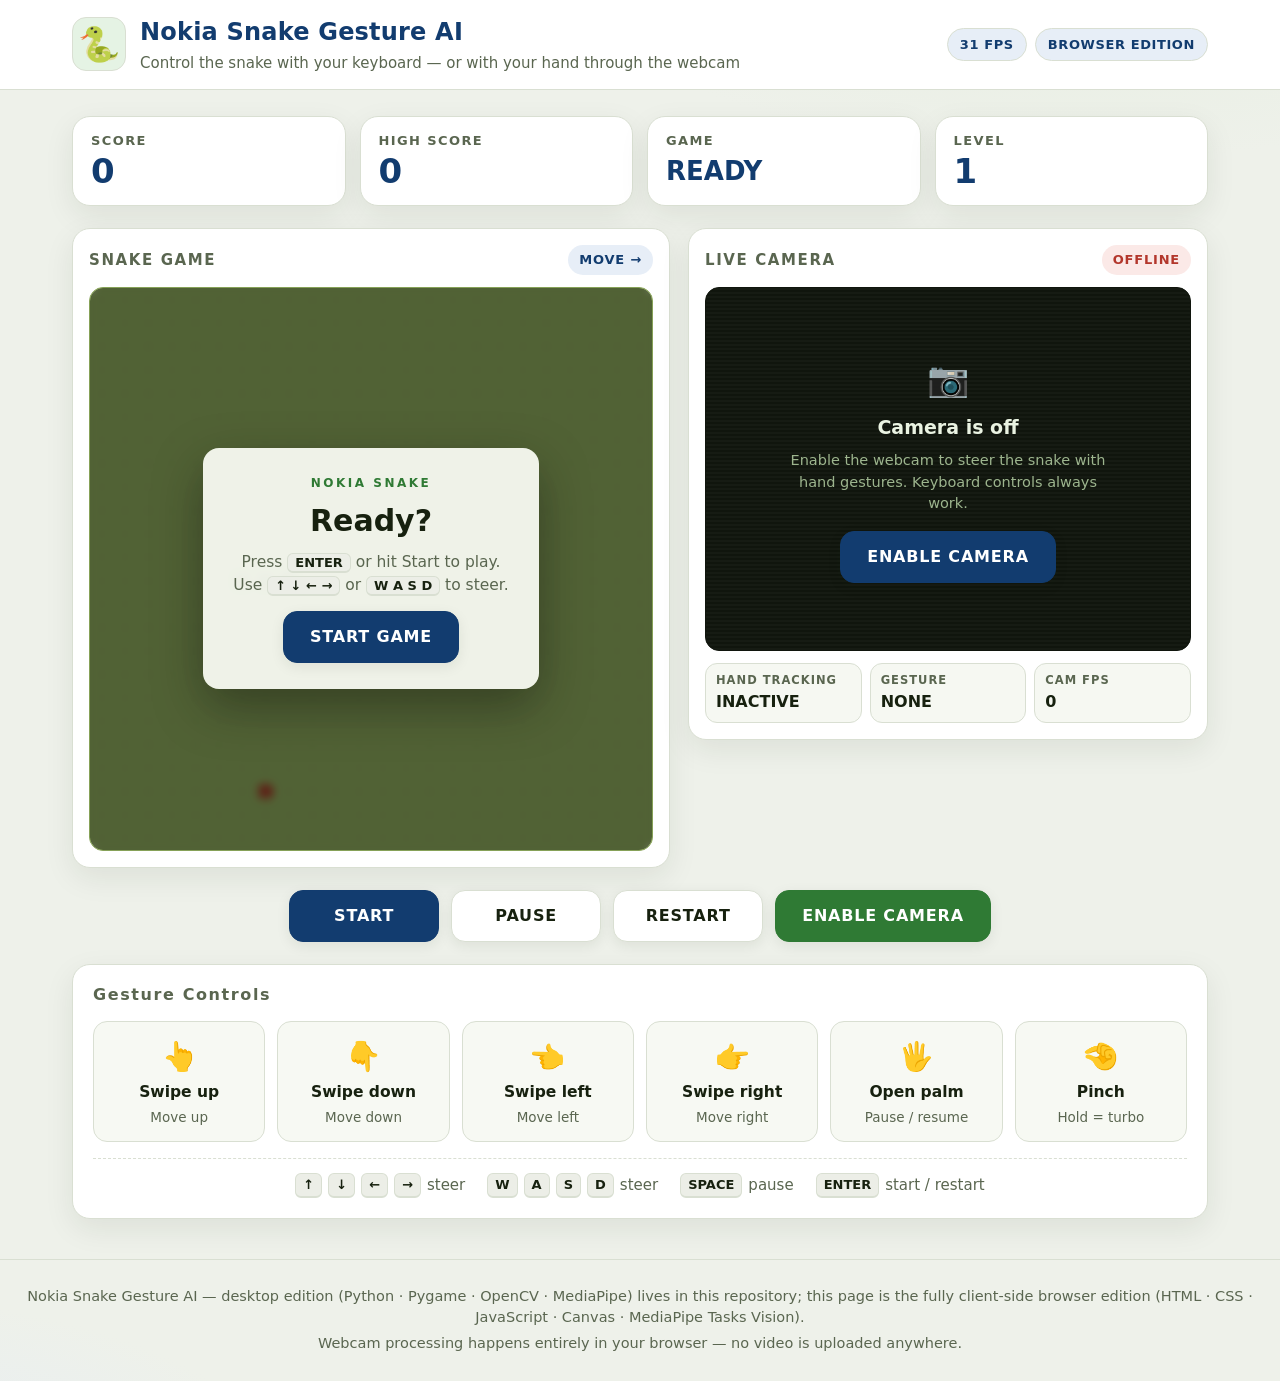
<file: web/index.html>
<!DOCTYPE html>
<html lang="en">
<head>
  <meta charset="UTF-8">
  <meta name="viewport" content="width=device-width, initial-scale=1.0">
  <title>Nokia Snake — Gesture AI</title>
  <meta name="description" content="Play classic Snake in your browser and control it with your webcam using hand gestures.">
  <link rel="icon" href="data:image/svg+xml,%3Csvg xmlns='http://www.w3.org/2000/svg' viewBox='0 0 100 100'%3E%3Ctext y='.9em' font-size='90'%3E%F0%9F%90%8D%3C/text%3E%3C/svg%3E">
  <link rel="stylesheet" href="style.css">
</head>
<body>

  <header class="topbar">
    <div class="topbar__inner">
      <div class="brand">
        <span class="brand__mark" aria-hidden="true">🐍</span>
        <div class="brand__text">
          <h1>Nokia Snake Gesture AI</h1>
          <p>Control the snake with your keyboard — or with your hand through the webcam</p>
        </div>
      </div>
      <div class="topbar__pills">
        <span class="pill pill--muted" id="fpsPill">60 FPS</span>
        <span class="pill pill--muted">BROWSER EDITION</span>
      </div>
    </div>
  </header>

  <main class="page">

    <!-- ======================= STATS ======================= -->
    <section class="stats" aria-label="Score and status">
      <div class="stat">
        <span class="stat__label">SCORE</span>
        <span class="stat__value" id="scoreValue">0</span>
      </div>
      <div class="stat">
        <span class="stat__label">HIGH SCORE</span>
        <span class="stat__value" id="highValue">0</span>
      </div>
      <div class="stat stat--status">
        <span class="stat__label">GAME</span>
        <span class="stat__value stat__value--status" id="gameStatus">READY</span>
      </div>
      <div class="stat">
        <span class="stat__label">LEVEL</span>
        <span class="stat__value" id="levelValue">1</span>
      </div>
    </section>

    <!-- ======================= PANELS ======================= -->
    <section class="panels">

      <!-- ---------------- GAME ---------------- -->
      <div class="panel">
        <div class="panel__head">
          <h2>SNAKE GAME</h2>
          <span class="badge badge--neutral" id="dirBadge">MOVE →</span>
        </div>
        <div class="stage">
          <canvas id="gameCanvas" width="480" height="480" aria-label="Snake game board"></canvas>

          <div class="stage__overlay" id="gameOverlay">
            <div class="stage__card">
              <p class="stage__kicker" id="overlayKicker">NOKIA SNAKE</p>
              <h3 id="overlayTitle">Ready?</h3>
              <p class="stage__sub" id="overlaySub">Press <kbd>ENTER</kbd> or hit Start to play.<br>Use <kbd>↑ ↓ ← →</kbd> or <kbd>W A S D</kbd> to steer.</p>
              <p class="stage__score" id="overlayScore" hidden></p>
              <button class="btn btn--primary" id="overlayBtn">START GAME</button>
            </div>
          </div>
        </div>
      </div>

      <!-- ---------------- CAMERA ---------------- -->
      <div class="panel">
        <div class="panel__head">
          <h2>LIVE CAMERA</h2>
          <span class="badge badge--off" id="camBadge">OFFLINE</span>
        </div>

        <div class="stage stage--cam">
          <video id="camVideo" autoplay muted playsinline></video>
          <canvas id="landmarkCanvas"></canvas>

          <div class="cam-off" id="camPlaceholder">
            <span class="cam-off__icon" aria-hidden="true">📷</span>
            <p class="cam-off__title">Camera is off</p>
            <p class="cam-off__sub">Enable the webcam to steer the snake with hand gestures. Keyboard controls always work.</p>
            <button class="btn btn--primary" id="enableCamBtn">ENABLE CAMERA</button>
          </div>
        </div>

        <ul class="cam-status">
          <li><span>HAND TRACKING</span><b id="trackStatus" class="val val--off">INACTIVE</b></li>
          <li><span>GESTURE</span><b id="gestureStatus" class="val">NONE</b></li>
          <li><span>CAM FPS</span><b id="camFps" class="val">0</b></li>
        </ul>
      </div>
    </section>

    <!-- ======================= CONTROLS ======================= -->
    <section class="controls" aria-label="Game controls">
      <button class="btn btn--primary" id="startBtn">START</button>
      <button class="btn" id="pauseBtn">PAUSE</button>
      <button class="btn" id="restartBtn">RESTART</button>
      <button class="btn btn--cam" id="enableCamBtn2">ENABLE CAMERA</button>
    </section>

    <p class="notice" id="notice" hidden></p>

    <!-- ======================= GESTURE GUIDE ======================= -->
    <section class="guide" aria-label="Gesture controls">
      <h2 class="guide__title">Gesture Controls</h2>
      <div class="guide__grid">
        <div class="gcard"><span class="gcard__icon">👆</span><b>Swipe up</b><i>Move up</i></div>
        <div class="gcard"><span class="gcard__icon">👇</span><b>Swipe down</b><i>Move down</i></div>
        <div class="gcard"><span class="gcard__icon">👈</span><b>Swipe left</b><i>Move left</i></div>
        <div class="gcard"><span class="gcard__icon">👉</span><b>Swipe right</b><i>Move right</i></div>
        <div class="gcard"><span class="gcard__icon">🖐</span><b>Open palm</b><i>Pause / resume</i></div>
        <div class="gcard"><span class="gcard__icon">🤏</span><b>Pinch</b><i>Hold = turbo</i></div>
      </div>
      <div class="keys">
        <span><kbd>↑</kbd><kbd>↓</kbd><kbd>←</kbd><kbd>→</kbd> steer</span>
        <span><kbd>W</kbd><kbd>A</kbd><kbd>S</kbd><kbd>D</kbd> steer</span>
        <span><kbd>SPACE</kbd> pause</span>
        <span><kbd>ENTER</kbd> start / restart</span>
      </div>
    </section>

  </main>

  <footer class="footer">
    <p>Nokia Snake Gesture AI — desktop edition (Python · Pygame · OpenCV · MediaPipe) lives in this repository;
       this page is the fully client-side browser edition (HTML · CSS · JavaScript · Canvas · MediaPipe Tasks Vision).</p>
    <p>Webcam processing happens entirely in your browser — no video is uploaded anywhere.</p>
  </footer>

  <script src="script.js"></script>
</body>
</html>
</file>
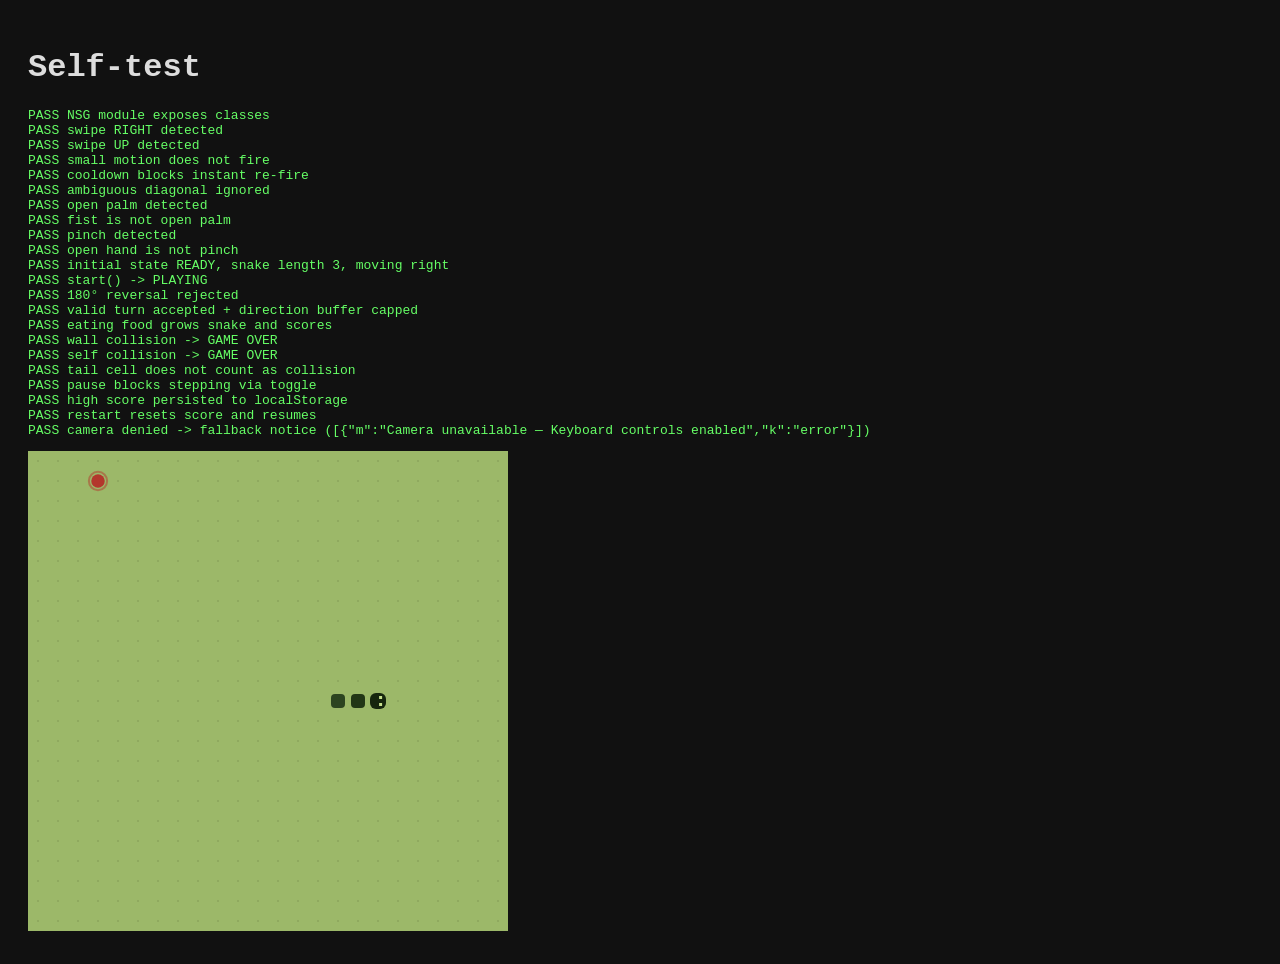
<file: tests/web_selftest.html>
<!DOCTYPE html>
<html lang="en">
<head>
  <meta charset="UTF-8">
  <title>Nokia Snake Web — automated self-test</title>
  <style>
    body { font-family: Consolas, monospace; background: #111; color: #ddd; padding: 20px; }
    .pass { color: #6f6; }
    .fail { color: #f66; font-weight: bold; }
    pre { white-space: pre-wrap; }
  </style>
</head>
<body>
<h1>Self-test</h1>
<pre id="out">running…</pre>

<script src="../web/script.js"></script>
<script>
(function () {
  var results = [];
  function t(name, fn) {
    try { fn(); results.push("PASS " + name); }
    catch (e) { results.push("FAIL " + name + " :: " + (e && e.message ? e.message : e)); }
  }
  function assert(cond, msg) { if (!cond) throw new Error(msg || "assertion failed"); }

  /* ---------- module ---------- */
  t("NSG module exposes classes", function () {
    assert(window.NSG, "window.NSG missing");
    assert(NSG.SnakeGame && NSG.SwipeDetector && NSG.handPose && NSG.GestureController, "classes missing");
  });

  /* ---------- SwipeDetector ---------- */
  t("swipe RIGHT detected", function () {
    var sd = new NSG.SwipeDetector(), got = null;
    for (var tt = 0; tt <= 300; tt += 30) {
      var r = sd.feed(0.2 + 0.3 * (tt / 300), 0.5, tt);
      if (r) got = r;
    }
    assert(got === "RIGHT", "got " + got);
  });

  t("swipe UP detected", function () {
    var sd = new NSG.SwipeDetector(), got = null;
    for (var tt = 0; tt <= 300; tt += 30) {
      var r = sd.feed(0.5, 0.7 - 0.3 * (tt / 300), tt);
      if (r) got = r;
    }
    assert(got === "UP", "got " + got);
  });

  t("small motion does not fire", function () {
    var sd = new NSG.SwipeDetector();
    for (var tt = 0; tt <= 400; tt += 40) {
      var r = sd.feed(0.5 + 0.05 * (tt / 400), 0.5, tt);
      assert(r === null, "fired at t=" + tt + " (" + r + ")");
    }
  });

  t("cooldown blocks instant re-fire", function () {
    var sd = new NSG.SwipeDetector(), first = null, second = null;
    for (var tt = 0; tt <= 300; tt += 30) {
      var r = sd.feed(0.2 + 0.3 * (tt / 300), 0.5, tt);
      if (r) first = r;
    }
    assert(first === "RIGHT", "first fire failed");
    // immediate opposite motion inside cooldown
    for (var t2 = 320; t2 <= 420; t2 += 30) {
      var r2 = sd.feed(0.9 - 0.3 * ((t2 - 320) / 100), 0.5, t2);
      if (r2) second = r2;
    }
    assert(second === null, "cooldown violated: " + second);
    // after cooldown expires a fresh swipe works
    var third = null;
    for (var t3 = 800; t3 <= 1100; t3 += 50) {
      var r3 = sd.feed(0.3 + 0.3 * ((t3 - 800) / 300), 0.5, t3);
      if (r3) third = r3;
    }
    assert(third === "RIGHT", "post-cooldown fire failed: " + third);
  });

  t("ambiguous diagonal ignored", function () {
    var sd = new NSG.SwipeDetector(), got = null;
    for (var tt = 0; tt <= 300; tt += 30) {
      var f = tt / 300;
      var r = sd.feed(0.2 + 0.3 * f, 0.2 + 0.3 * f, tt);
      if (r) got = r;
    }
    assert(got === null, "fired " + got);
  });

  /* ---------- handPose ---------- */
  function makeHand(pose) {
    var lm = [];
    for (var i = 0; i < 21; i++) lm.push({ x: 0.5, y: 0.6, z: 0 });
    lm[0] = { x: 0.50, y: 0.90, z: 0 };   // wrist
    lm[1] = { x: 0.44, y: 0.78, z: 0 };
    lm[2] = { x: 0.40, y: 0.70, z: 0 };
    lm[5] = { x: 0.44, y: 0.60, z: 0 };   // index mcp
    lm[6] = { x: 0.43, y: 0.45, z: 0 };
    lm[9] = { x: 0.50, y: 0.58, z: 0 };   // middle mcp
    lm[10] = { x: 0.50, y: 0.42, z: 0 };
    lm[13] = { x: 0.56, y: 0.60, z: 0 };  // ring mcp
    lm[14] = { x: 0.57, y: 0.45, z: 0 };
    lm[17] = { x: 0.62, y: 0.65, z: 0 };  // pinky mcp
    lm[18] = { x: 0.63, y: 0.52, z: 0 };

    if (pose === "open") {
      lm[7] = { x: 0.43, y: 0.37, z: 0 }; lm[8] = { x: 0.43, y: 0.30, z: 0 };
      lm[11] = { x: 0.50, y: 0.34, z: 0 }; lm[12] = { x: 0.50, y: 0.27, z: 0 };
      lm[15] = { x: 0.57, y: 0.37, z: 0 }; lm[16] = { x: 0.57, y: 0.30, z: 0 };
      lm[19] = { x: 0.64, y: 0.44, z: 0 }; lm[20] = { x: 0.65, y: 0.38, z: 0 };
      lm[3] = { x: 0.42, y: 0.66, z: 0 }; lm[4] = { x: 0.34, y: 0.56, z: 0 };
    } else if (pose === "fist") {
      lm[7] = { x: 0.44, y: 0.52, z: 0 }; lm[8] = { x: 0.45, y: 0.50, z: 0 };
      lm[11] = { x: 0.50, y: 0.48, z: 0 }; lm[12] = { x: 0.50, y: 0.46, z: 0 };
      lm[15] = { x: 0.57, y: 0.51, z: 0 }; lm[16] = { x: 0.57, y: 0.49, z: 0 };
      lm[19] = { x: 0.64, y: 0.56, z: 0 }; lm[20] = { x: 0.64, y: 0.54, z: 0 };
      lm[3] = { x: 0.44, y: 0.70, z: 0 }; lm[4] = { x: 0.48, y: 0.66, z: 0 };
    } else if (pose === "pinch") {
      lm[7] = { x: 0.43, y: 0.37, z: 0 }; lm[8] = { x: 0.43, y: 0.30, z: 0 };
      lm[11] = { x: 0.50, y: 0.34, z: 0 }; lm[12] = { x: 0.50, y: 0.27, z: 0 };
      lm[15] = { x: 0.57, y: 0.37, z: 0 }; lm[16] = { x: 0.57, y: 0.30, z: 0 };
      lm[19] = { x: 0.64, y: 0.44, z: 0 }; lm[20] = { x: 0.65, y: 0.38, z: 0 };
      lm[3] = { x: 0.45, y: 0.36, z: 0 }; lm[4] = { x: 0.44, y: 0.31, z: 0 }; // thumb touches index tip
    }
    return lm;
  }

  t("open palm detected", function () {
    assert(NSG.handPose.isOpenPalm(makeHand("open")) === true, "open palm not detected");
  });
  t("fist is not open palm", function () {
    assert(NSG.handPose.isOpenPalm(makeHand("fist")) === false, "fist misdetected");
  });
  t("pinch detected", function () {
    assert(NSG.handPose.isPinch(makeHand("pinch")) === true, "pinch not detected");
  });
  t("open hand is not pinch", function () {
    assert(NSG.handPose.isPinch(makeHand("open")) === false, "open hand misdetected as pinch");
  });

  /* ---------- SnakeGame ---------- */
  var canvas = document.createElement("canvas");
  canvas.width = 480; canvas.height = 480;
  document.body.appendChild(canvas);

  var game = new NSG.SnakeGame(canvas, {});

  t("initial state READY, snake length 3, moving right", function () {
    assert(game.state === "READY", "state " + game.state);
    assert(game.snake.length === 3, "len " + game.snake.length);
    assert(game.dir === NSG.DIRS.RIGHT, "dir " + game.dir.name);
    assert(game.food && game.food.x !== undefined, "no food");
  });

  t("start() -> PLAYING", function () {
    game.start();
    assert(game.state === "PLAYING", "state " + game.state);
    game.state = "PAUSED"; // freeze the rAF stepper for the remaining tests
  });

  t("180° reversal rejected", function () {
    var ok = game.setDirection("LEFT");
    assert(ok === false, "LEFT accepted while moving RIGHT");
    assert(game.queue.length === 0, "queue polluted");
  });

  t("valid turn accepted + direction buffer capped", function () {
    game.queue = []; game.dir = NSG.DIRS.RIGHT;
    assert(game.setDirection("UP") === true, "UP rejected");
    assert(game.setDirection("RIGHT") === true, "RIGHT after UP rejected (diagonal ok to queue)");
    assert(game.setDirection("DOWN") === false, "third direction accepted");
    assert(game.setDirection("RIGHT") === false, "duplicate accepted");
    game.queue = []; game.dir = NSG.DIRS.RIGHT;
  });

  t("eating food grows snake and scores", function () {
    game._resetBoard();
    game.state = "PAUSED";
    var lenBefore = game.snake.length;
    var scoreBefore = game.score;
    game.food = { x: 9, y: 12 }; // directly ahead of head (8,12) moving RIGHT
    game._step();
    assert(game.score === scoreBefore + game.pointsPerFood, "score " + game.score);
    assert(game.snake.length === lenBefore + 1, "len " + game.snake.length);
    assert(game.foods === 1, "foods " + game.foods);
    // new food must not spawn on the snake
    for (var i = 0; i < game.snake.length; i++) {
      assert(!(game.food.x === game.snake[i].x && game.food.y === game.snake[i].y), "food on snake");
    }
  });

  t("wall collision -> GAME OVER", function () {
    game._resetBoard();
    game.state = "PAUSED";
    game.snake[0] = { x: 23, y: 12 };
    game.dir = NSG.DIRS.RIGHT;
    game._step();
    assert(game.state === "GAME OVER", "state " + game.state);
  });

  t("self collision -> GAME OVER", function () {
    game._resetBoard();
    game.state = "PAUSED";
    game.snake = [
      { x: 5, y: 5 }, { x: 6, y: 5 }, { x: 6, y: 6 },
      { x: 5, y: 6 }, { x: 4, y: 6 }, { x: 4, y: 5 }, { x: 4, y: 4 }
    ];
    game.dir = NSG.DIRS.LEFT;
    game._step();
    assert(game.state === "GAME OVER", "state " + game.state);
  });
  t("tail cell does not count as collision", function () {
    game._resetBoard();
    game.state = "PAUSED";
    // head moves into the current tail cell, which is vacated this tick
    game.snake = [{ x: 5, y: 5 }, { x: 6, y: 5 }];
    game.food = { x: 0, y: 0 }; // keep food out of the way (deterministic)
    game.dir = NSG.DIRS.RIGHT;
    game._step();
    assert(game.state !== "GAME OVER", "tail move-away flagged as collision");
  });

  t("pause blocks stepping via toggle", function () {
    game._resetBoard();
    game.state = "PLAYING";
    game.togglePause();
    assert(game.state === "PAUSED", "not paused");
    game.togglePause();
    assert(game.state === "PLAYING", "not resumed");
  });

  t("high score persisted to localStorage", function () {
    game._resetBoard();
    game.state = "PAUSED";
    game.score = 10;
    game._gameOver();
    var stored = parseInt(localStorage.getItem("nokiaSnakeHighScore") || "0", 10);
    assert(stored >= 10, "stored " + stored);
    assert(game.high >= 10, "high " + game.high);
  });

  t("restart resets score and resumes", function () {
    game.restart();
    assert(game.state === "PLAYING", "state " + game.state);
    assert(game.score === 0 && game.snake.length === 3, "not reset");
  });

  /* ---------- camera failure fallback (async, no crash) ---------- */
  var asyncTest = (async function () {
    var fakeVideo = document.createElement("video");
    var fakeCanvas = document.createElement("canvas");
    var notices = [];
    var fakeGame = { setTurbo: function () {}, togglePause: function () {}, state: "READY" };

    var desc = Object.getOwnPropertyDescriptor(navigator.mediaDevices, "getUserMedia");
    Object.defineProperty(navigator.mediaDevices, "getUserMedia", {
      configurable: true,
      value: function () { return Promise.reject(new Error("NotAllowedError")); }
    });

    try {
      var gc = new NSG.GestureController({
        video: fakeVideo, canvas: fakeCanvas, game: fakeGame,
        ui: { onNotice: function (m, k) { notices.push({ m: m, k: k }); } }
      });
      await gc.enable();
      var ok = notices.length === 1 &&
               notices[0].m === "Camera unavailable — Keyboard controls enabled" &&
               notices[0].k === "error";
      results.push((ok ? "PASS" : "FAIL") + " camera denied -> fallback notice (" +
        JSON.stringify(notices) + ")");
    } catch (e) {
      results.push("FAIL camera denied -> threw " + e.message);
    } finally {
      try {
        if (desc) Object.defineProperty(navigator.mediaDevices, "getUserMedia", desc);
        else delete navigator.mediaDevices.getUserMedia;
      } catch (e2) { /* ignore */ }
    }

    // render results
    var out = document.getElementById("out");
    out.innerHTML = results.map(function (r) {
      var cls = r.indexOf("PASS") === 0 ? "pass" : "fail";
      return '<span class="' + cls + '">' + r + "</span>";
    }).join("\n");
    window.__results = results;
    window.__done = true;
  })();

  window.__results = results;
})();
</script>
</body>
</html>
</file>
<file: web/style.css>
/* =====================================================
   Nokia Snake — Gesture AI · browser edition
   Light / soft Nokia-inspired UI
   ===================================================== */

:root {
  --bg: #eef1ea;
  --card: #ffffff;
  --ink: #17210f;
  --ink-soft: #5a6650;
  --line: #d9dfd2;
  --nokia: #123c6f;
  --nokia-soft: #e7eef7;
  --accent: #2f7a34;
  --accent-soft: #e5f3e4;
  --danger: #b3372c;
  --danger-soft: #fbe9e7;
  --warn: #9a6b00;
  --warn-soft: #fdf3d8;
  --lcd: #9cb869;
  --lcd-dark: #1e2b12;
  --shadow: 0 10px 30px rgba(23, 33, 15, 0.08);
  --radius: 18px;
}

* { box-sizing: border-box; }

html, body { margin: 0; padding: 0; }

body {
  background:
    radial-gradient(1000px 500px at 85% -10%, #e3ecdd 0%, transparent 60%),
    radial-gradient(800px 400px at -10% 110%, #e5ecf6 0%, transparent 55%),
    var(--bg);
  color: var(--ink);
  font-family: "Segoe UI", system-ui, -apple-system, Roboto, "Helvetica Neue", Arial, sans-serif;
  font-size: 17px;
  line-height: 1.5;
  min-height: 100vh;
}

/* ---------------- top bar ---------------- */

.topbar {
  background: var(--card);
  border-bottom: 1px solid var(--line);
  position: sticky;
  top: 0;
  z-index: 20;
  backdrop-filter: blur(6px);
}

.topbar__inner {
  max-width: 1180px;
  margin: 0 auto;
  padding: 14px 22px;
  display: flex;
  align-items: center;
  justify-content: space-between;
  gap: 16px;
  flex-wrap: wrap;
}

.brand { display: flex; align-items: center; gap: 14px; }

.brand__mark {
  font-size: 34px;
  background: var(--accent-soft);
  border: 1px solid var(--line);
  border-radius: 14px;
  width: 54px;
  height: 54px;
  display: grid;
  place-items: center;
}

.brand__text h1 {
  margin: 0;
  font-size: 24px;
  letter-spacing: 0.2px;
  color: var(--nokia);
}

.brand__text p { margin: 2px 0 0; color: var(--ink-soft); font-size: 15px; }

.topbar__pills { display: flex; gap: 8px; flex-wrap: wrap; }

.pill {
  font-size: 13px;
  font-weight: 700;
  letter-spacing: 0.6px;
  padding: 6px 12px;
  border-radius: 999px;
  border: 1px solid var(--line);
}

.pill--muted { background: var(--nokia-soft); color: var(--nokia); }

/* ---------------- page layout ---------------- */

.page {
  max-width: 1180px;
  margin: 0 auto;
  padding: 26px 22px 40px;
  display: flex;
  flex-direction: column;
  gap: 22px;
}

/* ---------------- stats ---------------- */

.stats {
  display: grid;
  grid-template-columns: repeat(4, 1fr);
  gap: 14px;
}

.stat {
  background: var(--card);
  border: 1px solid var(--line);
  border-radius: var(--radius);
  box-shadow: var(--shadow);
  padding: 14px 18px;
  display: flex;
  flex-direction: column;
  gap: 2px;
  min-width: 0;
}

.stat__label {
  font-size: 13px;
  font-weight: 700;
  letter-spacing: 1.4px;
  color: var(--ink-soft);
}

.stat__value {
  font-size: 34px;
  font-weight: 800;
  color: var(--nokia);
  line-height: 1.15;
  font-variant-numeric: tabular-nums;
}

.stat__value--status { font-size: 26px; margin-top: 5px; }

.stat__value--status[data-state="PLAYING"]   { color: var(--accent); }
.stat__value--status[data-state="PAUSED"]    { color: var(--warn); }
.stat__value--status[data-state="GAME OVER"] { color: var(--danger); }

/* ---------------- panels ---------------- */

.panels {
  display: grid;
  grid-template-columns: 1.15fr 1fr;
  gap: 18px;
  align-items: start;
}

.panel {
  background: var(--card);
  border: 1px solid var(--line);
  border-radius: var(--radius);
  box-shadow: var(--shadow);
  padding: 16px;
  display: flex;
  flex-direction: column;
  gap: 12px;
  min-width: 0;
}

.panel__head {
  display: flex;
  align-items: center;
  justify-content: space-between;
  gap: 10px;
}

.panel__head h2 {
  margin: 0;
  font-size: 15px;
  letter-spacing: 1.6px;
  color: var(--ink-soft);
}

.badge {
  font-size: 13px;
  font-weight: 800;
  letter-spacing: 0.8px;
  padding: 5px 11px;
  border-radius: 999px;
  transition: background 0.25s ease, color 0.25s ease;
  white-space: nowrap;
}

.badge--neutral { background: var(--nokia-soft); color: var(--nokia); }
.badge--on      { background: var(--accent-soft); color: var(--accent); }
.badge--off     { background: var(--danger-soft); color: var(--danger); }
.badge--warn    { background: var(--warn-soft); color: var(--warn); }

/* ---------------- game stage ---------------- */

.stage {
  position: relative;
  border-radius: 14px;
  overflow: hidden;
  background: var(--lcd);
  border: 1px solid #86a158;
  aspect-ratio: 1 / 1;
}

#gameCanvas {
  display: block;
  width: 100%;
  height: 100%;
  image-rendering: pixelated;
}

.stage__overlay {
  position: absolute;
  inset: 0;
  display: grid;
  place-items: center;
  background: rgba(20, 28, 12, 0.55);
  backdrop-filter: blur(3px);
  opacity: 1;
  transition: opacity 0.3s ease;
  padding: 18px;
}

.stage__overlay[data-hidden="true"] { opacity: 0; pointer-events: none; }

.stage__card {
  background: rgba(244, 247, 238, 0.97);
  border-radius: 16px;
  padding: 26px 30px;
  text-align: center;
  max-width: 360px;
  box-shadow: 0 18px 50px rgba(0, 0, 0, 0.35);
  animation: pop 0.28s ease;
}

@keyframes pop {
  from { transform: scale(0.92) translateY(8px); opacity: 0; }
  to   { transform: scale(1) translateY(0); opacity: 1; }
}

.stage__kicker {
  margin: 0;
  font-size: 12px;
  font-weight: 800;
  letter-spacing: 2.5px;
  color: var(--accent);
}

.stage__card h3 { margin: 6px 0 8px; font-size: 30px; color: var(--ink); }

.stage__sub { margin: 0 0 14px; color: var(--ink-soft); font-size: 15.5px; }

.stage__score { margin: 0 0 12px; font-size: 20px; font-weight: 800; color: var(--nokia); }

kbd {
  background: #eceee7;
  border: 1px solid var(--line);
  border-bottom-width: 2px;
  border-radius: 6px;
  padding: 1px 7px;
  font-family: inherit;
  font-size: 13px;
  font-weight: 700;
  color: var(--ink);
}

/* ---------------- camera stage ---------------- */

.stage--cam { background: #10150d; border-color: #10150d; aspect-ratio: 4 / 3; }

#camVideo {
  position: absolute;
  inset: 0;
  width: 100%;
  height: 100%;
  object-fit: cover;
  transform: scaleX(-1);          /* mirror = selfie view */
  display: block;
}

#landmarkCanvas {
  position: absolute;
  inset: 0;
  width: 100%;
  height: 100%;
  pointer-events: none;
}

.cam-off {
  position: absolute;
  inset: 0;
  display: flex;
  flex-direction: column;
  align-items: center;
  justify-content: center;
  gap: 8px;
  text-align: center;
  padding: 24px;
  color: #cfe0c2;
  background:
    repeating-linear-gradient(0deg, rgba(255,255,255,0.025) 0 2px, transparent 2px 4px),
    #10150d;
}

.cam-off[hidden] { display: none; }

.cam-off__icon { font-size: 34px; opacity: 0.85; }

.cam-off__title { margin: 0; font-size: 19px; font-weight: 800; color: #eaf3e2; }

.cam-off__sub { margin: 0 0 8px; font-size: 14.5px; max-width: 320px; color: #9db58e; }

.cam-status {
  list-style: none;
  margin: 0;
  padding: 0;
  display: grid;
  grid-template-columns: repeat(3, 1fr);
  gap: 8px;
}

.cam-status li {
  background: #f6f8f2;
  border: 1px solid var(--line);
  border-radius: 12px;
  padding: 8px 10px;
  display: flex;
  flex-direction: column;
  gap: 1px;
  min-width: 0;
}

.cam-status span { font-size: 11.5px; font-weight: 700; letter-spacing: 1px; color: var(--ink-soft); }

.cam-status .val {
  font-size: 16px;
  font-weight: 800;
  color: var(--ink);
  overflow: hidden;
  text-overflow: ellipsis;
  white-space: nowrap;
}

.val--on  { color: var(--accent); }
.val--off { color: var(--danger); }

/* ---------------- buttons ---------------- */

.controls {
  display: flex;
  gap: 12px;
  flex-wrap: wrap;
  justify-content: center;
}

.btn {
  font: inherit;
  font-size: 16px;
  font-weight: 800;
  letter-spacing: 0.8px;
  padding: 13px 26px;
  min-width: 150px;
  border-radius: 14px;
  border: 1px solid var(--line);
  background: var(--card);
  color: var(--ink);
  cursor: pointer;
  transition: transform 0.12s ease, box-shadow 0.15s ease, background 0.15s ease;
  box-shadow: 0 4px 14px rgba(23, 33, 15, 0.08);
}

.btn:hover { transform: translateY(-2px); box-shadow: 0 8px 20px rgba(23, 33, 15, 0.14); }
.btn:active { transform: translateY(0); }
.btn:focus-visible { outline: 3px solid #7fb2ff; outline-offset: 2px; }

.btn--primary { background: var(--nokia); border-color: var(--nokia); color: #fff; }
.btn--primary:hover { background: #17497f; }

.btn--cam { background: var(--accent); border-color: var(--accent); color: #fff; }
.btn--cam:hover { background: #38933e; }

.btn[disabled] { opacity: 0.55; cursor: not-allowed; transform: none; }

/* ---------------- notice / toast ---------------- */

.notice {
  margin: 0;
  text-align: center;
  padding: 13px 18px;
  border-radius: 14px;
  font-size: 16px;
  font-weight: 700;
  animation: slidein 0.3s ease;
}

.notice[data-kind="error"]   { background: var(--danger-soft); color: var(--danger); border: 1px solid #efc4bd; }
.notice[data-kind="success"] { background: var(--accent-soft); color: var(--accent); border: 1px solid #bfe0ba; }
.notice[data-kind="info"]    { background: var(--nokia-soft); color: var(--nokia); border: 1px solid #c6d6ec; }

@keyframes slidein {
  from { transform: translateY(-8px); opacity: 0; }
  to   { transform: translateY(0); opacity: 1; }
}

/* ---------------- gesture guide ---------------- */

.guide {
  background: var(--card);
  border: 1px solid var(--line);
  border-radius: var(--radius);
  box-shadow: var(--shadow);
  padding: 18px 20px 20px;
}

.guide__title { margin: 0 0 14px; font-size: 16px; letter-spacing: 1.6px; color: var(--ink-soft); }

.guide__grid {
  display: grid;
  grid-template-columns: repeat(6, 1fr);
  gap: 12px;
}

.gcard {
  background: #f7f9f3;
  border: 1px solid var(--line);
  border-radius: 14px;
  padding: 14px 10px;
  text-align: center;
  display: flex;
  flex-direction: column;
  gap: 3px;
  transition: transform 0.15s ease, box-shadow 0.15s ease;
}

.gcard:hover { transform: translateY(-3px); box-shadow: 0 10px 22px rgba(23, 33, 15, 0.1); }

.gcard__icon { font-size: 28px; }

.gcard b { font-size: 15.5px; color: var(--ink); }

.gcard i { font-style: normal; font-size: 13.5px; color: var(--ink-soft); }

.keys {
  display: flex;
  flex-wrap: wrap;
  gap: 10px 22px;
  justify-content: center;
  margin-top: 16px;
  padding-top: 14px;
  border-top: 1px dashed var(--line);
  color: var(--ink-soft);
  font-size: 15px;
}

.keys span { display: inline-flex; align-items: center; gap: 6px; }

/* ---------------- footer ---------------- */

.footer {
  border-top: 1px solid var(--line);
  color: var(--ink-soft);
  font-size: 14.5px;
  text-align: center;
  padding: 22px;
}

.footer p { margin: 4px 0; }

/* ---------------- responsive ---------------- */

@media (max-width: 980px) {
  .panels { grid-template-columns: 1fr; }
  .stats { grid-template-columns: repeat(2, 1fr); }
  .guide__grid { grid-template-columns: repeat(3, 1fr); }
}

@media (max-width: 560px) {
  body { font-size: 16px; }
  .brand__text h1 { font-size: 20px; }
  .stat__value { font-size: 28px; }
  .stat__value--status { font-size: 22px; }
  .guide__grid { grid-template-columns: repeat(2, 1fr); }
  .btn { min-width: 0; flex: 1 1 44%; padding: 13px 12px; }
  .cam-status { grid-template-columns: 1fr; }
}
</file>
